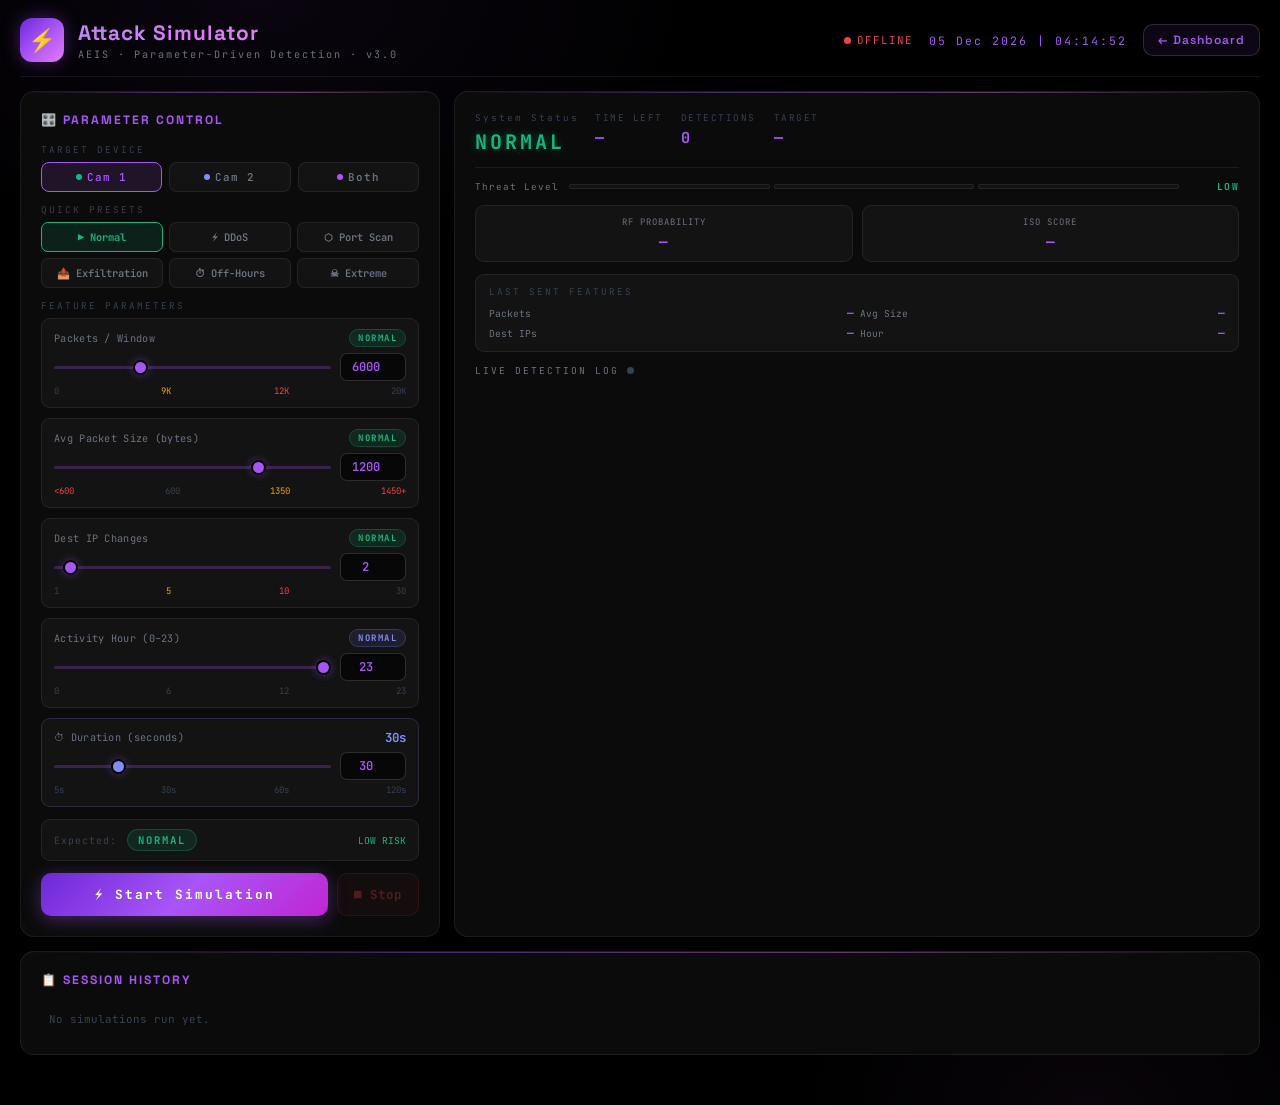
<file: simulate.html>
<!DOCTYPE html>
<html lang="en">

<head>
  <meta charset="UTF-8">
  <meta name="viewport" content="width=device-width, initial-scale=1.0">
  <title>AEIS — Attack Simulator</title>
  <meta name="description" content="HomeSafe AEIS — Parameter-Driven Attack Simulator with continuous ML detection.">
  <link
    href="https://fonts.googleapis.com/css2?family=Space+Grotesk:wght@300;400;500;600;700&family=JetBrains+Mono:wght@300;400;600&display=swap"
    rel="stylesheet">
  <link rel="stylesheet" href="simulate.css">
</head>

<body>
  <div class="shell">

    <!-- ══ HEADER ══ -->
    <header>
      <div class="header-left">
        <div class="sim-icon">⚡</div>
        <div class="brand">
          <h1>Attack Simulator</h1>
          <p>AEIS · Parameter-Driven Detection · v3.0</p>
        </div>
      </div>
      <div class="header-right">
        <div class="srv-indicator">
          <div class="srv-dot" id="srvDot"></div>
          <span id="srvStatus">CHECKING…</span>
        </div>
        <div id="clock">--:--:--</div>
        <a href="index.html" class="back-btn">← Dashboard</a>
      </div>
    </header>

    <!-- ══ MAIN GRID ══ -->
    <div class="sim-grid">

      <!-- ── LEFT: Control Panel ── -->
      <div class="panel control-panel">

        <!-- SYNTHETIC CONTROLS -->
        <div id="syntheticControls">
          <div class="panel-title">🎛️ Parameter Control</div>

          <!-- Device -->
          <div class="section-label">Target Device</div>
          <div class="device-tabs" id="deviceTabs">
            <button class="dev-tab active" data-dev="cam1" id="tab-cam1"><span class="tab-dot dot-green"></span>Cam
              1</button>
            <button class="dev-tab" data-dev="cam2" id="tab-cam2"><span class="tab-dot dot-blue"></span>Cam 2</button>
            <button class="dev-tab" data-dev="both" id="tab-both"><span class="tab-dot dot-purple"></span>Both</button>
          </div>

          <!-- Presets -->
          <div class="section-label">Quick Presets</div>
          <div class="preset-grid">
            <button class="preset-btn p-normal" data-preset="normal" id="preset-normal">▶ Normal</button>
            <button class="preset-btn p-ddos" data-preset="ddos" id="preset-ddos">⚡ DDoS</button>
            <button class="preset-btn p-scan" data-preset="scan" id="preset-scan">⬡ Port Scan</button>
            <button class="preset-btn p-exfil" data-preset="exfil" id="preset-exfil">📤 Exfiltration</button>
            <button class="preset-btn p-timing" data-preset="timing" id="preset-timing">⏱ Off-Hours</button>
            <button class="preset-btn p-extreme" data-preset="extreme" id="preset-extreme">☠ Extreme</button>
          </div>

          <!-- Parameters -->
          <div class="section-label">Feature Parameters</div>
          <div class="params-grid">

            <div class="param-row" id="row-packets">
              <div class="param-header">
                <label class="param-label">Packets / Window</label>
                <div class="param-badge" id="badge-packets">NORMAL</div>
              </div>
              <div class="param-controls">
                <input type="range" class="param-slider" id="sl-packets" min="0" max="20000" step="100" value="6000">
                <input type="number" class="param-num" id="in-packets" min="0" max="20000" value="6000">
              </div>
              <div class="param-ticks"><span>0</span><span class="t-warn">9K</span><span
                  class="t-danger">12K</span><span>20K</span></div>
            </div>

            <div class="param-row" id="row-size">
              <div class="param-header">
                <label class="param-label">Avg Packet Size (bytes)</label>
                <div class="param-badge" id="badge-size">NORMAL</div>
              </div>
              <div class="param-controls">
                <input type="range" class="param-slider" id="sl-size" min="0" max="1600" step="10" value="1200">
                <input type="number" class="param-num" id="in-size" min="0" max="1600" value="1200">
              </div>
              <div class="param-ticks"><span class="t-danger">&lt;600</span><span>600</span><span
                  class="t-warn">1350</span><span class="t-danger">1450+</span></div>
            </div>

            <div class="param-row" id="row-dest">
              <div class="param-header">
                <label class="param-label">Dest IP Changes</label>
                <div class="param-badge" id="badge-dest">NORMAL</div>
              </div>
              <div class="param-controls">
                <input type="range" class="param-slider" id="sl-dest" min="1" max="30" step="1" value="2">
                <input type="number" class="param-num" id="in-dest" min="1" max="30" value="2">
              </div>
              <div class="param-ticks"><span>1</span><span class="t-warn">5</span><span
                  class="t-danger">10</span><span>30</span></div>
            </div>

            <div class="param-row" id="row-hour">
              <div class="param-header">
                <label class="param-label">Activity Hour (0–23)</label>
                <div class="param-badge badge-info" id="badge-hour">ANY</div>
              </div>
              <div class="param-controls">
                <input type="range" class="param-slider" id="sl-hour" min="0" max="23" step="1" value="23">
                <input type="number" class="param-num" id="in-hour" min="0" max="23" value="23">
              </div>
              <div class="param-ticks"><span>0</span><span>6</span><span>12</span><span>23</span></div>
            </div>

            <div class="param-row duration-row" id="row-duration">
              <div class="param-header">
                <label class="param-label">⏱ Duration (seconds)</label>
                <div class="duration-display"><span id="dur-val">30</span>s</div>
              </div>
              <div class="param-controls">
                <input type="range" class="param-slider dur-slider" id="sl-duration" min="5" max="120" step="5"
                  value="30">
                <input type="number" class="param-num" id="in-duration" min="5" max="120" value="30">
              </div>
              <div class="param-ticks"><span>5s</span><span>30s</span><span>60s</span><span>120s</span></div>
            </div>

          </div>

          <!-- Expected classification -->
          <div class="expected-block">
            <span class="exp-label">Expected:</span>
            <div class="exp-badge NORMAL" id="exp-badge">NORMAL</div>
            <span class="exp-threat" id="exp-threat">LOW RISK</span>
          </div>

          <!-- Actions -->
          <div class="action-row">
            <button class="run-btn" id="runBtn">⚡ Start Simulation</button>
            <button class="stop-btn" id="stopBtn" disabled>■ Stop</button>
          </div>
        </div><!-- /syntheticControls -->

        <!-- REAL TRAFFIC CONTROLS -->
        <div id="realControls" style="display:none">
          <div class="panel-title">📡 Real Traffic Capture</div>

          <div class="section-label">Camera IP (optional)</div>
          <input type="text" class="real-input" id="realDeviceIp"
            placeholder="e.g. 192.168.137.168  (blank = all traffic)">

          <div class="section-label">Network Interface</div>
          <input type="text" class="real-input" id="realInterface" value="Wi-Fi" placeholder="Wi-Fi / Ethernet / eth0">

          <div class="section-label">Window Duration (seconds)</div>
          <div class="real-window-row">
            <input type="range" class="param-slider" id="realWindowSl" min="2" max="30" step="1" value="5">
            <input type="number" class="param-num" id="realWindowNum" min="2" max="30" value="5">
            <span class="real-win-label">s / window</span>
          </div>

          <div class="real-info-box">
            <div class="rib-title">How Real Mode Works</div>
            <div class="rib-body">
              Scapy captures packets on your network interface.<br>
              Every <span id="ribWindow">5</span>s, features are extracted and sent to the ML pipeline.<br>
              Dashboard updates automatically via <code>/data</code>.
            </div>
          </div>

          <div class="capture-status-row" id="captureStatusRow">
            <div class="cs-dot" id="csDot"></div>
            <span id="csText">Capture stopped</span>
          </div>

          <div class="action-row">
            <button class="run-btn" id="realStartBtn">📡 Start Capture</button>
            <button class="stop-btn" id="realStopBtn" disabled>■ Stop Capture</button>
          </div>

          <div class="real-note">
            ⚠ Requires Scapy + Npcap (Windows) / libpcap (Linux/Mac).<br>
            Run server.py with administrator / sudo privileges for raw capture.
          </div>
        </div><!-- /realControls -->

      </div><!-- /control-panel -->

      <!-- ── RIGHT: Live Results Panel ── -->
      <div class="panel result-panel" id="resultPanel">

        <div class="result-header">
          <div class="result-status-block">
            <div class="rs-label">System Status</div>
            <div class="rs-badge NORMAL" id="rStatus">NORMAL</div>
          </div>
          <div class="result-counters">
            <div class="counter-item">
              <div class="ctr-label">Time Left</div>
              <div class="ctr-val" id="timerVal">—</div>
            </div>
            <div class="counter-item">
              <div class="ctr-label">Detections</div>
              <div class="ctr-val" id="iterVal">0</div>
            </div>
            <div class="counter-item">
              <div class="ctr-label">Target</div>
              <div class="ctr-val" id="rDevice">—</div>
            </div>
          </div>
        </div>

        <div class="threat-row">
          <span class="threat-label">Threat Level</span>
          <div class="threat-bar">
            <div class="threat-seg" id="ts1"></div>
            <div class="threat-seg" id="ts2"></div>
            <div class="threat-seg" id="ts3"></div>
          </div>
          <span id="threatText" class="threat-text">LOW</span>
        </div>

        <div class="scores-row">
          <div class="score-card">
            <div class="score-label">RF Probability</div>
            <div class="score-val" id="rRfProb">—</div>
          </div>
          <div class="score-card">
            <div class="score-label">ISO Score</div>
            <div class="score-val" id="rIsoScore">—</div>
          </div>
        </div>

        <div class="feat-summary">
          <div class="fs-title">Last Sent Features</div>
          <div class="fs-grid">
            <div class="fs-item"><span class="fs-k">Packets</span><span class="fs-v" id="fPackets">—</span></div>
            <div class="fs-item"><span class="fs-k">Avg Size</span><span class="fs-v" id="fSize">—</span></div>
            <div class="fs-item"><span class="fs-k">Dest IPs</span><span class="fs-v" id="fDest">—</span></div>
            <div class="fs-item"><span class="fs-k">Hour</span><span class="fs-v" id="fHour">—</span></div>
          </div>
        </div>

        <div class="live-log">
          <div class="log-header">
            <span class="log-title">Live Detection Log</span>
            <span class="log-pulse" id="logPulse"></span>
          </div>
          <ul class="log-list" id="logList"></ul>
        </div>

      </div>
    </div><!-- /sim-grid -->

    <!-- ══ SESSION HISTORY ══ -->
    <div class="panel history-panel">
      <div class="panel-title">📋 Session History</div>
      <ul class="hist-list" id="historyList">
        <li class="hist-empty">No simulations run yet.</li>
      </ul>
    </div>

  </div><!-- /shell -->
  <script src="simulate.js"></script>
</body>

</html>
</file>
<file: simulate.css>
/* AEIS Attack Simulator — Black Realistic Theme */
@import url('https://fonts.googleapis.com/css2?family=Space+Grotesk:wght@300;400;500;600;700&family=JetBrains+Mono:wght@300;400;600&display=swap');

:root {
  --bg:       #000000;
  --bg2:      #0a0a0a;
  --panel:    rgba(12,12,12,0.97);
  --panel2:   rgba(20,20,20,0.9);
  --border:   rgba(255,255,255,0.07);
  --border-hi:rgba(255,255,255,0.15);
  --purple:   #a855f7;
  --purple-g: rgba(168,85,247,0.2);
  --pink:     #e879f9;
  --indigo:   #818cf8;
  --green:    #10b981;
  --amber:    #f59e0b;
  --red:      #ef4444;
  --green-dim:rgba(16,185,129,0.12);
  --amber-dim:rgba(245,158,11,0.12);
  --red-dim:  rgba(239,68,68,0.12);
  --text:     #d1d5db;
  --text-dim: #6b7280;
  --text-mute:#374151;
  --mono:     'JetBrains Mono',monospace;
  --ui:       'Space Grotesk',sans-serif;
  --r:        10px;
}

*,*::before,*::after{box-sizing:border-box;margin:0;padding:0}
html{scroll-behavior:smooth}

body{
  font-family:var(--ui);
  background:#000;
  background-image:
    radial-gradient(ellipse 60% 40% at 20% 0%,rgba(168,85,247,0.06) 0%,transparent 60%),
    radial-gradient(ellipse 40% 30% at 85% 100%,rgba(232,121,249,0.04) 0%,transparent 60%);
  color:var(--text);min-height:100vh;
}

.shell{max-width:1440px;margin:0 auto;padding:0 20px 50px}

/* HEADER */
header{display:flex;align-items:center;justify-content:space-between;padding:18px 0 14px;border-bottom:1px solid var(--border);margin-bottom:14px}
.header-left{display:flex;align-items:center;gap:14px}
.header-right{display:flex;align-items:center;gap:16px}
.sim-icon{width:44px;height:44px;background:linear-gradient(135deg,#6d28d9,#a855f7,#e879f9);border-radius:12px;display:flex;align-items:center;justify-content:center;font-size:1.4rem;box-shadow:0 0 18px rgba(168,85,247,0.35)}
.brand h1{font-size:1.3rem;font-weight:700;letter-spacing:1px;background:linear-gradient(120deg,#c084fc,#e879f9,#818cf8);-webkit-background-clip:text;-webkit-text-fill-color:transparent}
.brand p{font-family:var(--mono);font-size:0.64rem;color:var(--text-dim);letter-spacing:2px;margin-top:2px}
.srv-indicator{display:flex;align-items:center;gap:6px;font-family:var(--mono);font-size:0.68rem;letter-spacing:1px;color:var(--text-dim)}
.srv-dot{width:7px;height:7px;border-radius:50%;background:var(--text-mute)}
.srv-dot.online{background:var(--green);box-shadow:0 0 6px var(--green);animation:blink 2s infinite}
.srv-dot.offline{background:var(--red)}
#clock{font-family:var(--mono);font-size:0.72rem;color:var(--purple);letter-spacing:2px}
.back-btn{text-decoration:none;padding:7px 14px;border:1px solid var(--border-hi);border-radius:var(--r);color:var(--purple);font-size:0.75rem;font-weight:600;letter-spacing:1px;background:rgba(168,85,247,0.08);transition:all .2s}
.back-btn:hover{background:rgba(168,85,247,0.18);border-color:var(--purple)}

/* MODE BAR */
.mode-bar{display:flex;align-items:center;gap:14px;padding:10px 16px;margin-bottom:14px;background:var(--panel2);border:1px solid var(--border);border-radius:var(--r);flex-wrap:wrap}
.mode-label{font-family:var(--mono);font-size:0.62rem;color:var(--text-dim);letter-spacing:2px;text-transform:uppercase;white-space:nowrap}
.mode-tabs{display:flex;gap:6px}
.mode-tab{padding:6px 16px;border-radius:8px;border:1px solid var(--border);background:transparent;color:var(--text-dim);font-family:var(--mono);font-size:0.7rem;font-weight:600;letter-spacing:1px;cursor:pointer;transition:all .2s;display:flex;align-items:center;gap:6px}
.mode-tab:hover{border-color:var(--purple);color:var(--purple)}
.mode-tab.active{background:rgba(168,85,247,0.15);border-color:var(--purple);color:var(--purple);box-shadow:0 0 10px rgba(168,85,247,0.2)}
.mode-icon{font-size:0.9rem}
.mode-desc{font-family:var(--mono);font-size:0.63rem;color:var(--text-dim);letter-spacing:0.3px;margin-left:auto}

/* GRID */
.sim-grid{display:grid;grid-template-columns:420px 1fr;gap:14px;margin-bottom:14px}
@media(max-width:900px){.sim-grid{grid-template-columns:1fr}}

/* PANELS */
.panel{background:var(--panel);border:1px solid var(--border);border-radius:14px;padding:20px;backdrop-filter:blur(12px);position:relative;overflow:hidden}
.panel::before{content:'';position:absolute;top:0;left:0;right:0;height:1px;background:linear-gradient(90deg,transparent,var(--purple),var(--pink),transparent);opacity:0.4}
.panel-title{font-size:0.76rem;font-weight:700;letter-spacing:2px;text-transform:uppercase;color:var(--purple);margin-bottom:16px;display:flex;align-items:center;gap:8px}
.section-label{font-family:var(--mono);font-size:0.58rem;letter-spacing:2px;text-transform:uppercase;color:var(--text-mute);margin:12px 0 6px}

/* DEVICE TABS */
.device-tabs{display:flex;gap:7px}
.dev-tab{flex:1;padding:7px 4px;border-radius:8px;border:1px solid var(--border);background:var(--panel2);color:var(--text-dim);font-family:var(--mono);font-size:0.68rem;font-weight:600;letter-spacing:1px;cursor:pointer;transition:all .2s;display:flex;align-items:center;justify-content:center;gap:5px}
.dev-tab:hover{border-color:var(--purple);color:var(--purple)}
.dev-tab.active{background:rgba(168,85,247,0.12);border-color:var(--purple);color:var(--purple)}
.tab-dot{width:6px;height:6px;border-radius:50%;flex-shrink:0}
.dot-green{background:var(--green)}.dot-blue{background:var(--indigo)}.dot-purple{background:var(--purple)}

/* PRESETS */
.preset-grid{display:grid;grid-template-columns:repeat(3,1fr);gap:6px}
.preset-btn{padding:7px 4px;border-radius:7px;border:1px solid var(--border);background:var(--panel2);color:var(--text-dim);font-family:var(--mono);font-size:0.65rem;font-weight:600;cursor:pointer;transition:all .18s;white-space:nowrap;overflow:hidden;text-overflow:ellipsis}
.preset-btn:hover{transform:translateY(-1px)}
.preset-btn.selected,.p-normal.selected,.p-normal:hover{border-color:var(--green);color:var(--green);background:var(--green-dim)}
.p-ddos.selected,.p-ddos:hover{border-color:var(--red);color:var(--red);background:var(--red-dim)}
.p-scan.selected,.p-scan:hover{border-color:var(--amber);color:var(--amber);background:var(--amber-dim)}
.p-exfil.selected,.p-exfil:hover{border-color:var(--pink);color:var(--pink);background:rgba(232,121,249,0.1)}
.p-timing.selected,.p-timing:hover{border-color:var(--indigo);color:var(--indigo);background:rgba(129,140,248,0.1)}
.p-extreme.selected,.p-extreme:hover{border-color:var(--red);color:var(--red);background:var(--red-dim);box-shadow:0 0 10px rgba(239,68,68,0.2)}

/* PARAM ROWS */
.params-grid{display:flex;flex-direction:column;gap:10px;margin-bottom:12px}
.param-row{background:var(--panel2);border:1px solid var(--border);border-radius:9px;padding:10px 12px;transition:border-color .2s}
.param-row.state-suspicious{border-color:rgba(245,158,11,0.4)}
.param-row.state-quarantined{border-color:rgba(239,68,68,0.45)}
.param-header{display:flex;align-items:center;justify-content:space-between;margin-bottom:6px}
.param-label{font-family:var(--mono);font-size:0.64rem;color:var(--text-dim);letter-spacing:.3px}
.param-badge{font-family:var(--mono);font-size:0.56rem;font-weight:700;letter-spacing:1.5px;padding:2px 8px;border-radius:20px;background:var(--green-dim);color:var(--green);border:1px solid rgba(16,185,129,0.25);transition:all .25s}
.param-badge.SUSPICIOUS{background:var(--amber-dim);color:var(--amber);border-color:rgba(245,158,11,0.3)}
.param-badge.QUARANTINED{background:var(--red-dim);color:var(--red);border-color:rgba(239,68,68,0.35)}
.param-badge.badge-info{background:rgba(129,140,248,0.1);color:var(--indigo);border-color:rgba(129,140,248,0.25)}
.param-controls{display:flex;align-items:center;gap:9px}
.param-slider{flex:1;-webkit-appearance:none;appearance:none;height:3px;border-radius:2px;background:rgba(168,85,247,0.25);outline:none;cursor:pointer}
.param-slider::-webkit-slider-thumb{-webkit-appearance:none;width:15px;height:15px;border-radius:50%;background:var(--purple);border:2px solid #000;box-shadow:0 0 8px rgba(168,85,247,0.4);cursor:pointer}
.dur-slider::-webkit-slider-thumb{background:var(--indigo)}
.param-num{width:66px;padding:5px 7px;border-radius:7px;border:1px solid var(--border-hi);background:rgba(0,0,0,0.6);color:var(--purple);font-family:var(--mono);font-size:0.76rem;font-weight:600;text-align:center;outline:none;transition:border-color .2s}
.param-num:focus{border-color:var(--purple)}
.param-ticks{display:flex;justify-content:space-between;margin-top:4px;font-family:var(--mono);font-size:0.56rem;color:var(--text-mute)}
.t-warn{color:var(--amber)}.t-danger{color:var(--red)}
.duration-row{border-color:rgba(129,140,248,0.2)}
.duration-display{font-family:var(--mono);font-size:0.78rem;font-weight:700;color:var(--indigo)}

/* EXPECTED */
.expected-block{display:flex;align-items:center;gap:10px;padding:9px 12px;border-radius:9px;margin-bottom:12px;background:var(--panel2);border:1px solid var(--border)}
.exp-label{font-family:var(--mono);font-size:0.62rem;color:var(--text-mute);letter-spacing:1px}
.exp-badge{font-family:var(--mono);font-size:0.66rem;font-weight:700;letter-spacing:2px;padding:3px 10px;border-radius:20px;transition:all .3s}
.exp-badge.NORMAL{background:var(--green-dim);color:var(--green);border:1px solid rgba(16,185,129,0.25)}
.exp-badge.SUSPICIOUS{background:var(--amber-dim);color:var(--amber);border:1px solid rgba(245,158,11,0.3)}
.exp-badge.QUARANTINED{background:var(--red-dim);color:var(--red);border:1px solid rgba(239,68,68,0.35)}
.exp-threat{font-family:var(--mono);font-size:0.6rem;color:var(--text-dim);margin-left:auto}

/* REAL CONTROLS */
.real-input{width:100%;padding:9px 12px;border-radius:8px;border:1px solid var(--border-hi);background:rgba(0,0,0,0.5);color:var(--text);font-family:var(--mono);font-size:0.74rem;outline:none;transition:border-color .2s;margin-bottom:4px}
.real-input:focus{border-color:var(--purple)}
.real-window-row{display:flex;align-items:center;gap:9px;margin-bottom:4px}
.real-win-label{font-family:var(--mono);font-size:0.64rem;color:var(--text-dim);white-space:nowrap}
.real-info-box{padding:12px 14px;border-radius:9px;background:rgba(129,140,248,0.06);border:1px solid rgba(129,140,248,0.15);margin:12px 0 10px;font-size:0.7rem;line-height:1.6;color:var(--text-dim)}
.real-info-box code{font-family:var(--mono);color:var(--purple);font-size:0.68rem}
.rib-title{font-family:var(--mono);font-size:0.6rem;letter-spacing:2px;text-transform:uppercase;color:var(--indigo);margin-bottom:6px}
.capture-status-row{display:flex;align-items:center;gap:8px;padding:8px 12px;border-radius:8px;background:var(--panel2);border:1px solid var(--border);margin-bottom:10px;font-family:var(--mono);font-size:0.68rem;color:var(--text-dim)}
.cs-dot{width:8px;height:8px;border-radius:50%;background:var(--text-mute);flex-shrink:0}
.cs-dot.active{background:var(--green);box-shadow:0 0 6px var(--green);animation:blink 1.5s infinite}
.real-note{font-family:var(--mono);font-size:0.62rem;color:var(--text-mute);line-height:1.6;padding:8px 0 0;border-top:1px solid var(--border);margin-top:12px}

/* ACTIONS */
.action-row{display:flex;gap:9px}
.run-btn{flex:1;padding:12px 0;border-radius:var(--r);border:none;background:linear-gradient(135deg,#6d28d9,#a855f7,#c026d3);color:#fff;font-family:var(--mono);font-size:0.8rem;font-weight:700;letter-spacing:2px;cursor:pointer;box-shadow:0 4px 18px rgba(168,85,247,0.35);transition:all .2s}
.run-btn:hover:not(:disabled){transform:translateY(-2px);box-shadow:0 6px 24px rgba(168,85,247,0.5)}
.run-btn:disabled{opacity:.4;cursor:not-allowed;transform:none}
.run-btn.running{background:linear-gradient(135deg,#3b1a8a,#5b21b6);animation:pulse-btn 1.5s infinite}
.stop-btn{padding:12px 16px;border-radius:var(--r);border:1px solid rgba(239,68,68,0.4);background:var(--red-dim);color:var(--red);font-family:var(--mono);font-size:0.78rem;font-weight:700;letter-spacing:1px;cursor:pointer;transition:all .2s}
.stop-btn:hover:not(:disabled){background:rgba(239,68,68,0.2);border-color:var(--red)}
.stop-btn:disabled{opacity:.3;cursor:not-allowed}

/* RESULT PANEL */
.result-panel{display:flex;flex-direction:column;gap:12px}
.result-header{display:flex;align-items:flex-start;gap:16px;flex-wrap:wrap;padding-bottom:12px;border-bottom:1px solid var(--border)}
.rs-label{font-family:var(--mono);font-size:0.58rem;color:var(--text-mute);letter-spacing:2px;margin-bottom:5px}
.rs-badge{font-family:var(--mono);font-size:1.25rem;font-weight:700;letter-spacing:3px;transition:all .35s}
.rs-badge.NORMAL{color:var(--green);text-shadow:0 0 10px rgba(16,185,129,0.4)}
.rs-badge.SUSPICIOUS{color:var(--amber);text-shadow:0 0 10px rgba(245,158,11,0.4)}
.rs-badge.QUARANTINED{color:var(--red);text-shadow:0 0 14px rgba(239,68,68,0.5);animation:flicker 2s infinite}
.rs-badge.DISCONNECTED{color:var(--text-mute)}
.result-counters{display:flex;gap:18px;flex-wrap:wrap}
.counter-item{display:flex;flex-direction:column;gap:3px}
.ctr-label{font-family:var(--mono);font-size:0.58rem;color:var(--text-mute);letter-spacing:1.5px;text-transform:uppercase}
.ctr-val{font-family:var(--mono);font-size:0.95rem;font-weight:700;color:var(--purple)}

/* THREAT BAR */
.threat-row{display:flex;align-items:center;gap:10px}
.threat-label{font-family:var(--mono);font-size:0.58rem;color:var(--text-dim);letter-spacing:1px;white-space:nowrap}
.threat-bar{display:flex;gap:4px;flex:1}
.threat-seg{flex:1;height:5px;border-radius:2px;background:var(--panel2);border:1px solid var(--border);transition:background .4s}
.threat-text{font-family:var(--mono);font-size:0.6rem;font-weight:700;letter-spacing:1.5px;min-width:50px;text-align:right;color:var(--green);transition:color .3s}

/* SCORES */
.scores-row{display:flex;gap:9px}
.score-card{flex:1;padding:10px 12px;border-radius:9px;background:var(--panel2);border:1px solid var(--border);text-align:center}
.score-label{font-family:var(--mono);font-size:0.56rem;color:var(--text-dim);letter-spacing:1px;margin-bottom:4px;text-transform:uppercase}
.score-val{font-family:var(--mono);font-size:0.9rem;font-weight:700;color:var(--purple)}

/* FEATURE SUMMARY */
.feat-summary{padding:11px 13px;border-radius:9px;background:var(--panel2);border:1px solid var(--border)}
.fs-title{font-family:var(--mono);font-size:0.58rem;color:var(--text-mute);letter-spacing:2px;margin-bottom:8px;text-transform:uppercase}
.fs-grid{display:grid;grid-template-columns:repeat(2,1fr);gap:6px}
.fs-item{display:flex;justify-content:space-between;align-items:center}
.fs-k{font-family:var(--mono);font-size:0.6rem;color:var(--text-dim)}
.fs-v{font-family:var(--mono);font-size:0.7rem;font-weight:700;color:var(--purple)}

/* LIVE LOG */
.live-log{flex:1;min-height:0}
.log-header{display:flex;align-items:center;gap:8px;margin-bottom:8px}
.log-title{font-family:var(--mono);font-size:0.6rem;color:var(--text-dim);letter-spacing:2px;text-transform:uppercase}
.log-pulse{width:7px;height:7px;border-radius:50%;background:var(--text-mute)}
.log-pulse.active{background:var(--green);animation:blink 1s infinite}
.log-list{list-style:none;max-height:200px;overflow-y:auto;display:flex;flex-direction:column;gap:3px}
.log-list::-webkit-scrollbar{width:2px}
.log-list::-webkit-scrollbar-thumb{background:var(--border-hi);border-radius:2px}
.log-item{display:flex;gap:8px;padding:5px 9px;border-radius:6px;font-family:var(--mono);font-size:0.62rem;background:var(--panel2);border-left:2px solid var(--text-mute);animation:fadeIn .25s ease}
.log-item.NORMAL{border-left-color:var(--green)}
.log-item.SUSPICIOUS{border-left-color:var(--amber);background:rgba(245,158,11,0.05)}
.log-item.QUARANTINED{border-left-color:var(--red);background:rgba(239,68,68,0.06)}
.log-time{color:var(--text-mute);flex-shrink:0}

/* HISTORY */
.history-panel{margin-top:4px}
.hist-list{list-style:none;display:flex;flex-direction:column;gap:4px;max-height:180px;overflow-y:auto}
.hist-empty{font-family:var(--mono);font-size:0.68rem;color:var(--text-mute);padding:8px}
.hist-item{display:flex;gap:9px;align-items:center;padding:6px 11px;border-radius:7px;font-family:var(--mono);font-size:0.62rem;background:var(--panel2);border-left:2px solid var(--text-mute);animation:fadeIn .25s ease}
.hist-item.NORMAL{border-left-color:var(--green)}
.hist-item.SUSPICIOUS{border-left-color:var(--amber)}
.hist-item.QUARANTINED{border-left-color:var(--red)}
.hist-time{color:var(--text-mute);flex-shrink:0}
.hist-badge{padding:1px 7px;border-radius:20px;font-size:0.56rem;font-weight:700;letter-spacing:1px;flex-shrink:0}
.hist-badge.NORMAL{background:var(--green-dim);color:var(--green)}
.hist-badge.SUSPICIOUS{background:var(--amber-dim);color:var(--amber)}
.hist-badge.QUARANTINED{background:var(--red-dim);color:var(--red)}

/* ANIMATIONS */
@keyframes blink{0%,100%{opacity:1}50%{opacity:.3}}
@keyframes pulse-btn{0%,100%{box-shadow:0 4px 18px rgba(168,85,247,0.3)}50%{box-shadow:0 4px 26px rgba(168,85,247,0.6)}}
@keyframes flicker{0%,100%{opacity:1}50%{opacity:.75}}
@keyframes fadeIn{from{opacity:0;transform:translateY(-3px)}to{opacity:1;transform:translateY(0)}}
</file>
